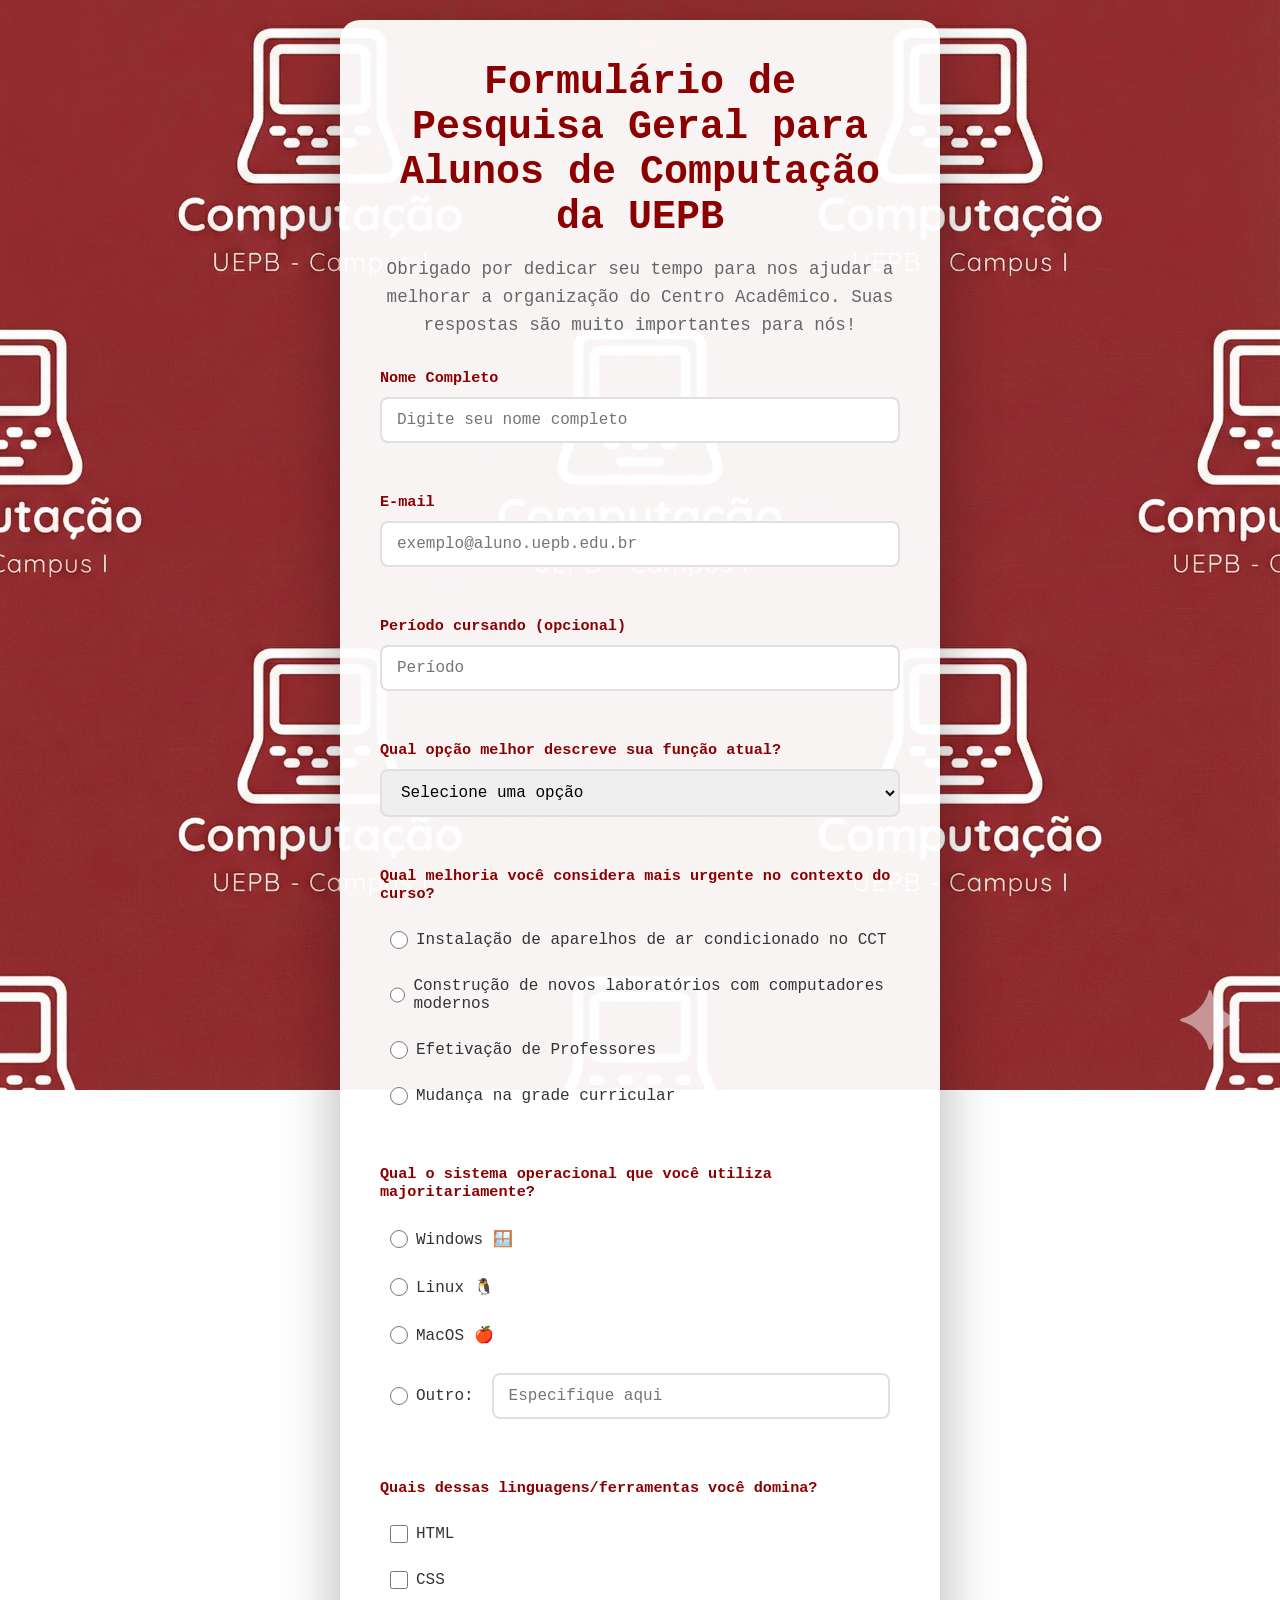
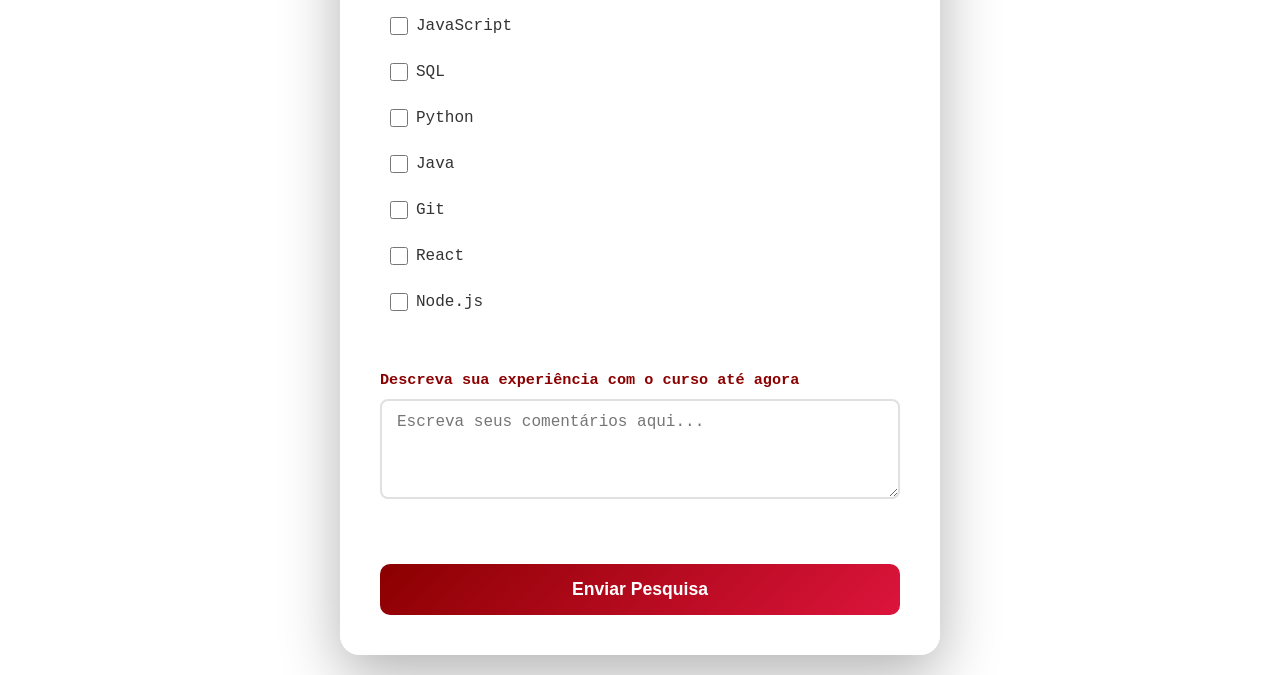
<file: formulario-de-pesquisa/index.html>
<!DOCTYPE html>
<html lang="pt-BR">
<head>
    <meta charset="UTF-8">
    <meta name="viewport" content="width=device-width, initial-scale=1.0">
    <title>Formulário de Pesquisa para alunos de Computação da UEPB</title>
    <link rel="stylesheet" href="styles.css">
</head>
<body>
    <div class="container">
        <h1 id="title">Formulário de Pesquisa Geral para Alunos de Computação da UEPB</h1>
        <p id="description">Obrigado por dedicar seu tempo para nos ajudar a melhorar a organização do Centro Acadêmico. Suas respostas são muito importantes para nós!</p>
        
        <form id="survey-form">
            <div class="form-group">
                <label id="name-label" for="name">Nome Completo</label>
                <input 
                    type="text" 
                    id="name" 
                    name="name" 
                    placeholder="Digite seu nome completo"
                    required
                >
            </div>

            <div class="form-group">
                <label id="email-label" for="email">E-mail</label>
                <input 
                    type="email" 
                    id="email" 
                    name="email" 
                    placeholder="exemplo@aluno.uepb.edu.br"
                    required
                >
            </div>

            <div class="form-group">
                <label id="number-label" for="number">Período cursando (opcional)</label>
                <input 
                    type="number" 
                    id="number" 
                    name="periodo" 
                    min="1" 
                    max="8" 
                    placeholder="Período"
                >
            </div>

            <div class="form-group">
                <label for="dropdown">Qual opção melhor descreve sua função atual?</label>
                <select id="dropdown" name="role" required>
                    <option value="" disabled selected>Selecione uma opção</option>
                    <option value="student">Apenas Estudo</option>
                    <option value="working">Estou Trabalhando</option>
                    <option value="freelancer">Freelancer</option>
                    <option value="project">Estou envolvido em algum estágio e/ou projeto de extensão</option>
                    <option value="prefer-not-say">Prefiro não dizer</option>
                </select>
            </div>

            <div class="form-group">
                <label>Qual melhoria você considera mais urgente no contexto do curso?</label>
                <div class="radio-group">
                    <div class="radio-option">
                        <input 
                            type="radio" 
                            id="air-conditioner" 
                            name="improvement" 
                            value="air-conditioner"
                        >
                        <label for="air-conditioner">Instalação de aparelhos de ar condicionado no CCT</label>
                    </div>
                    <div class="radio-option">
                        <input 
                            type="radio" 
                            id="lab" 
                            name="improvement" 
                            value="lab"
                        >
                        <label for="lab">Construção de novos laboratórios com computadores modernos</label>
                    </div>
                    <div class="radio-option">
                        <input 
                            type="radio" 
                            id="concurso" 
                            name="improvement" 
                            value="concurso"
                        >
                        <label for="concurso">Efetivação de Professores</label>
                    </div>
                    <div class="radio-option">
                        <input 
                            type="radio" 
                            id="schedule" 
                            name="improvement" 
                            value="schedule"
                        >
                        <label for="schedule">Mudança na grade curricular</label>
                    </div>
                </div>
            </div>

            <div class="form-group">
                <label>Qual o sistema operacional que você utiliza majoritariamente?</label>
                <div class="radio-group">
                    <div class="radio-option">
                        <input 
                            type="radio" 
                            id="windows" 
                            name="os" 
                            value="windows"
                        >
                        <label for="windows">Windows 🪟</label>
                    </div>
                    <div class="radio-option">
                        <input 
                            type="radio" 
                            id="linux" 
                            name="os" 
                            value="linux"
                        >
                        <label for="linux">Linux 🐧</label>
                    </div>
                    <div class="radio-option">
                        <input 
                            type="radio" 
                            id="macOS" 
                            name="os" 
                            value="macOS"
                        >
                        <label for="macOS">MacOS 🍎</label>
                    </div>
                    <div class="radio-option">
                        <input 
                            type="radio" 
                            id="other" 
                            name="os" 
                            value="other"
                        >
                        <label for="other">Outro:</label>
                        <input 
                            type="text" 
                            id="other-text"
                            name="other-specify"
                            placeholder="Especifique aqui"
                            style="margin-left: 10px; flex: 1;"
                        >
                    </div>
                </div>
            </div>

            <div class="form-group">
                <label>Quais dessas linguagens/ferramentas você domina?</label>
                <div class="checkbox-group">
                    <div class="checkbox-option">
                        <input 
                            type="checkbox" 
                            id="html" 
                            name="languages" 
                            value="html"
                        >
                        <label for="html">HTML</label>
                    </div>
                    <div class="checkbox-option">
                        <input 
                            type="checkbox" 
                            id="css" 
                            name="languages" 
                            value="css"
                        >
                        <label for="css">CSS</label>
                    </div>
                    <div class="checkbox-option">
                        <input 
                            type="checkbox" 
                            id="javascript" 
                            name="languages" 
                            value="javascript"
                        >
                        <label for="javascript">JavaScript</label>
                    </div>
                    <div class="checkbox-option">
                        <input 
                            type="checkbox" 
                            id="sql" 
                            name="languages" 
                            value="sql"
                        >
                        <label for="sql">SQL</label>
                    </div>
                    <div class="checkbox-option">
                        <input 
                            type="checkbox" 
                            id="python" 
                            name="languages" 
                            value="python"
                        >
                        <label for="python">Python</label>
                    </div>
                    <div class="checkbox-option">
                        <input 
                            type="checkbox" 
                            id="java" 
                            name="languages" 
                            value="java"
                        >
                        <label for="java">Java</label>
                    </div>
                    <div class="checkbox-option">
                        <input 
                            type="checkbox" 
                            id="git" 
                            name="languages" 
                            value="git"
                        >
                        <label for="git">Git</label>
                    </div>
                    <div class="checkbox-option">
                        <input 
                            type="checkbox" 
                            id="react" 
                            name="languages" 
                            value="react"
                        >
                        <label for="react">React</label>
                    </div>
                    <div class="checkbox-option">
                        <input 
                            type="checkbox" 
                            id="nodejs" 
                            name="languages" 
                            value="nodejs"
                        >
                        <label for="nodejs">Node.js</label>
                    </div>
                </div>
            </div>

            <div class="form-group">
                <label for="comments">Descreva sua experiência com o curso até agora</label>
                <textarea 
                    id="comments" 
                    name="comments" 
                    placeholder="Escreva seus comentários aqui..."
                ></textarea>
            </div>

            <button type="submit" id="submit">Enviar Pesquisa</button>
        </form>
    </div>
</body>
</html>
</file>
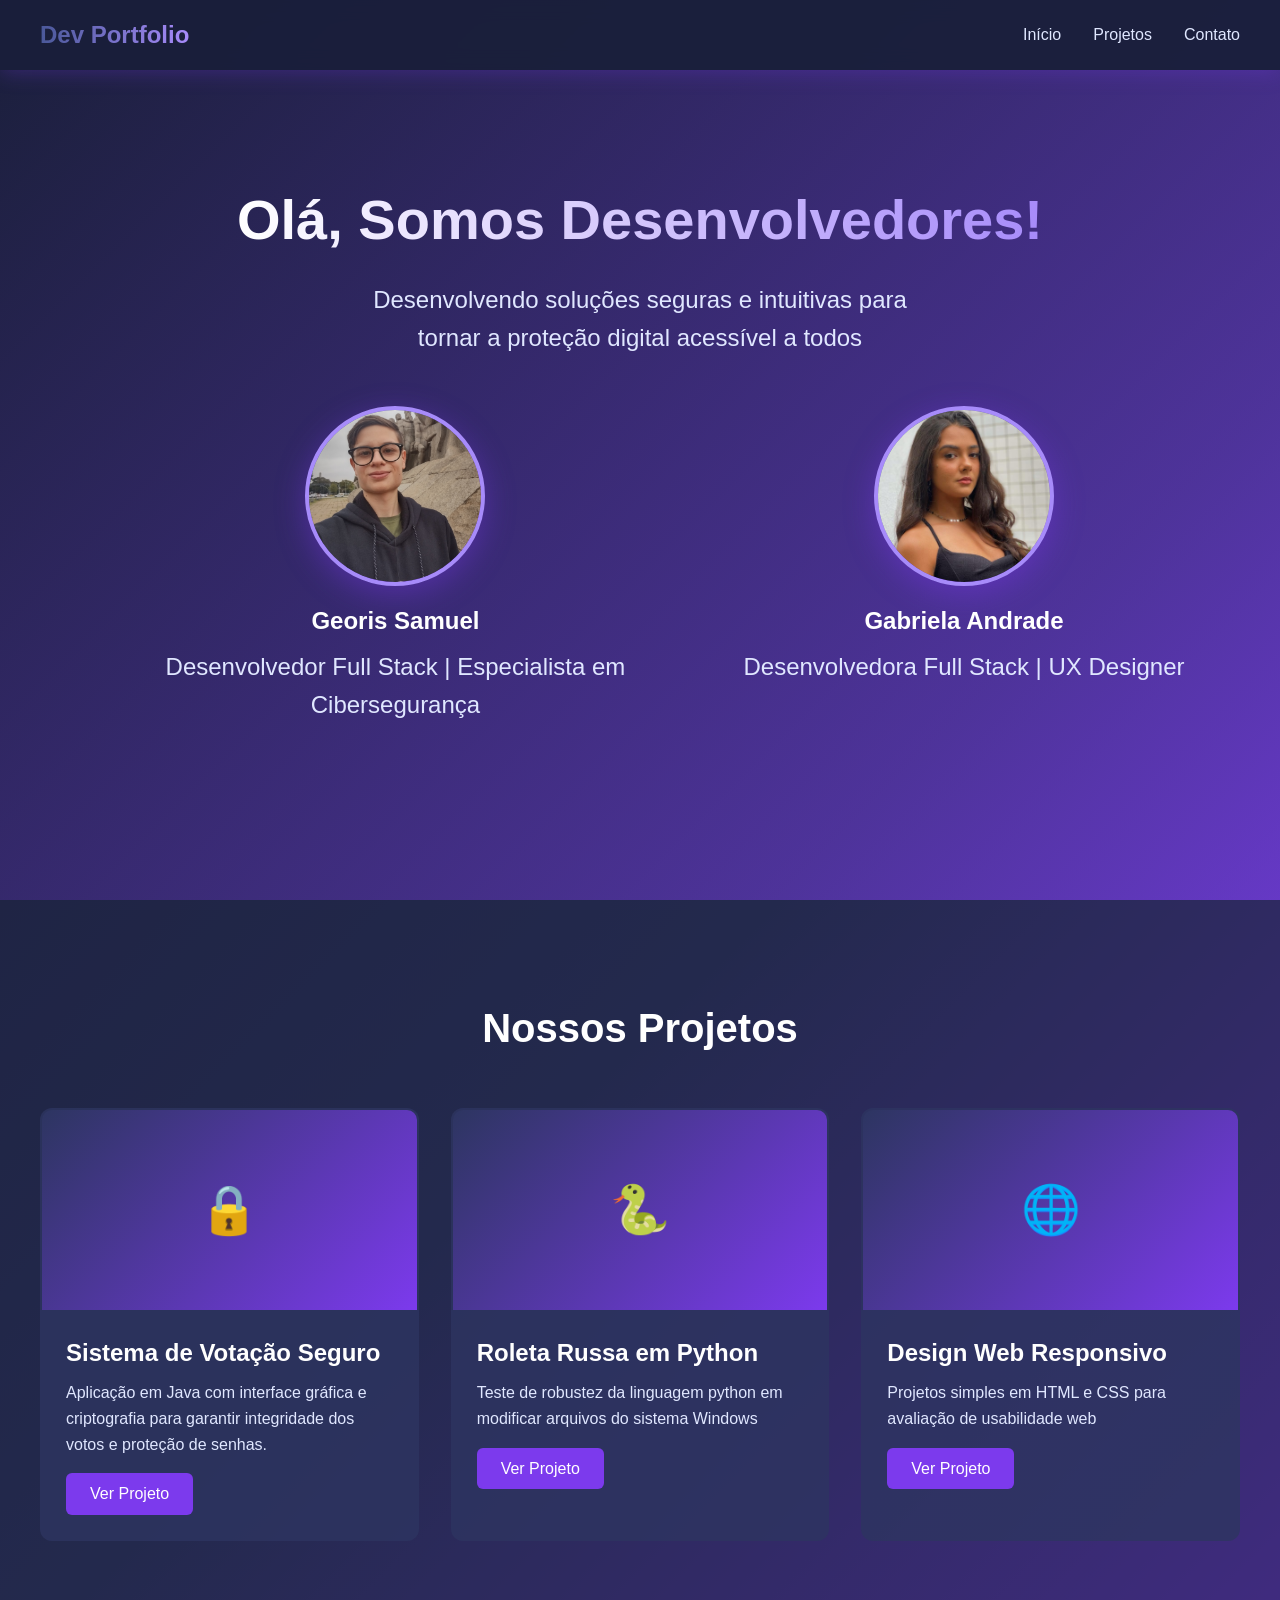
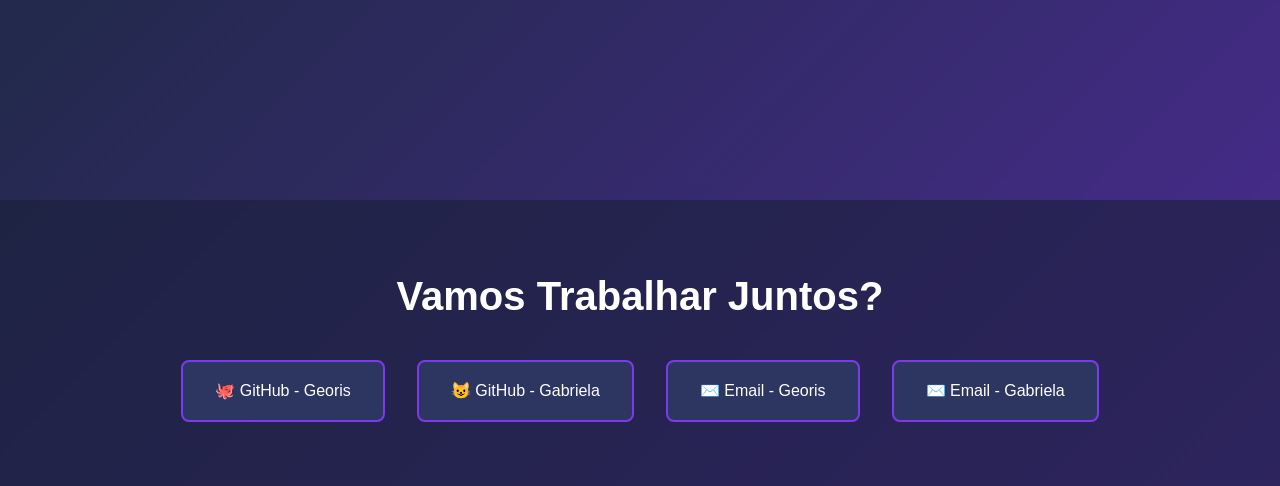
<file: pagina-de-portfolio-pessoal/index.html>
<!DOCTYPE html>
<html lang="pt-BR">
<head>
    <meta charset="UTF-8">
    <meta name="viewport" content="width=device-width, initial-scale=1.0">
    <title>Portfólio - Desenvolvedores</title>
    <link rel="stylesheet" href="styles.css">
</head>
<body>
    <!-- Navbar -->
    <header id="navbar">
        <nav>
            <div class="logo">Dev Portfolio</div>
            <ul>
                <li><a href="#welcome-section">Início</a></li>
                <li><a href="#projects">Projetos</a></li>
                <li><a href="#contact">Contato</a></li>
            </ul>
        </nav>
    </header>

    <!-- Seção inicial -->
    <section id="welcome-section">
        <h1>Olá, Somos Desenvolvedores!</h1>
        <p>Desenvolvendo soluções seguras e intuitivas para tornar a proteção digital acessível a todos</p>
        
        <div class="team-container">
            <div class="team-member">
                <div class="photo-placeholder">
                    <img src="img/georis.jpg" alt="Georis">
                </div>
                <h3>Georis Samuel</h3>
                <p>Desenvolvedor Full Stack | Especialista em Cibersegurança</p>
            </div>

            <div class="team-member">
                <div class="photo-placeholder">
                    <img src="img/gabriela.jpeg" alt="Gabriela">
                </div>
                <h3>Gabriela Andrade</h3>
                <p>Desenvolvedora Full Stack | UX Designer</p>
            </div>
        </div>
    </section>

    <!-- Projetos -->
    <section id="projects">
        <h2>Nossos Projetos</h2>
        <div class="projects-grid">
            <div class="project-tile">
                <div class="project-image">🔒️</div>
                <div class="project-content">
                    <h3>Sistema de Votação Seguro</h3>
                    <p>Aplicação em Java com interface gráfica e criptografia para garantir integridade dos votos e proteção de senhas.</p>
                    <a href="https://github.com/georiSamuel/secure-voting-system" target="_blank">Ver Projeto</a>
                </div>
            </div>

            <div class="project-tile">
                <div class="project-image">🐍</div>
                <div class="project-content">
                    <h3>Roleta Russa em Python</h3>
                    <p>Teste de robustez da linguagem python em modificar arquivos do sistema Windows</p>
                    <a href="https://github.com/georiSamuel/RoletaRussa_Python" target="_blank">Ver Projeto</a>
                </div>
            </div>

            <div class="project-tile">
                <div class="project-image">🌐</div>
                <div class="project-content">
                    <h3>Design Web Responsivo</h3>
                    <p>Projetos simples em HTML e CSS para avaliação de usabilidade web</p>
                    <a href="https://github.com/gabiandradeal/Responsive-Web-Design" target="_blank">Ver Projeto</a>
                </div>
            </div>
        </div>
    </section>

    <!-- Entre em contato -->
    <section id="contact">
        <h2>Vamos Trabalhar Juntos?</h2>
        <div class="contact-links">
            <a id="profile-link" href="https://github.com/georiSamuel" target="_blank">
                🐙 GitHub - Georis
            </a>
            <a href="https://github.com/gabiandradeal" target="_blank">
                😺️ GitHub - Gabriela
            </a>
            <a href="mailto:georis.samuel@aluno.uepb.edu.br">
                ✉️ Email - Georis
            </a>
            <a href="mailto:gabriela.almeida@aluno.uepb.edu.br">
                ✉️ Email - Gabriela
            </a>
        </div>
    </section>
</body>
</html>
</file>
<file: formulario-de-pesquisa/styles.css>
* {
    margin: 0;
    padding: 0;
    box-sizing: border-box;
}

body {
    font-family: 'Courier New', monospace;
    background-image: url('img/background_uepb.png');
    background-size: cover;
    background-position: center;
    background-repeat: no-repeat;
    background-attachment: fixed;
    min-height: 100vh;
    display: flex;
    justify-content: center;
    align-items: center;
    padding: 20px;
}

.container {
    background: rgba(255, 255, 255, 0.95);
    border-radius: 20px;
    box-shadow: 0 20px 60px rgba(0, 0, 0, 0.3);
    padding: 40px;
    max-width: 600px;
    width: 100%;
}

#title {
    color: #8B0000;
    font-size: 2.5rem;
    text-align: center;
    margin-bottom: 15px;
    font-weight: 700;
}

#description {
    color: #666;
    text-align: center;
    margin-bottom: 30px;
    font-size: 1.1rem;
    line-height: 1.6;
}

#survey-form {
    display: flex;
    flex-direction: column;
    gap: 50px;
}

.form-group {
    display: flex;
    flex-direction: column;
    gap: 10px;
}

.form-group > label {
    color: #8B0000;
    font-weight: 600;
    font-size: 0.95rem;
}

.radio-option label,
.checkbox-option label {
    color: #333;
    font-weight: 500;
}

input[type="text"],
input[type="email"],
input[type="number"],
select,
textarea {
    padding: 12px 15px;
    border: 2px solid #e0e0e0;
    border-radius: 8px;
    font-size: 1rem;
    transition: all 0.3s ease;
    font-family: inherit;
}

input[type="text"]:focus,
input[type="email"]:focus,
input[type="number"]:focus,
select:focus,
textarea:focus {
    outline: none;
    border-color: #8B0000;
    box-shadow: 0 0 0 3px rgba(139, 0, 0, 0.1);
}

.radio-group,
.checkbox-group {
    display: flex;
    flex-direction: column;
    gap: 8px;
    margin-top: 8px;
}

.radio-option,
.checkbox-option {
    display: flex;
    align-items: center;
    gap: 8px;
    padding: 10px;
    border-radius: 8px;
    transition: background-color 0.2s ease;
}

.radio-option:hover,
.checkbox-option:hover {
    background-color: #f5f5f5;
}

input[type="radio"],
input[type="checkbox"] {
    width: 18px;
    height: 18px;
    cursor: pointer;
}

textarea {
    resize: vertical;
    min-height: 100px;
}

#submit {
    background: linear-gradient(135deg, #8B0000 0%, #DC143C 100%);
    color: white;
    border: none;
    padding: 15px 30px;
    font-size: 1.1rem;
    font-weight: 600;
    border-radius: 10px;
    cursor: pointer;
    transition: transform 0.2s ease, box-shadow 0.2s ease;
    margin-top: 15px;
}

#submit:hover {
    transform: translateY(-2px);
    box-shadow: 0 10px 25px rgba(139, 0, 0, 0.4);
}

#submit:active {
    transform: translateY(0);
}

@media (max-width: 600px) {
    .container {
        padding: 30px 20px;
    }
    
    #title {
        font-size: 2rem;
    }
    
    #description {
        font-size: 1rem;
    }
    
    #survey-form {
        gap: 30px;
    }
}
</file>
<file: pagina-de-portfolio-pessoal/styles.css>
* {
    margin: 0;
    padding: 0;
    box-sizing: border-box;
}

:root {
    --azul-escuro: #1a1f3a;
    --azul-medio: #2d3561;
    --azul-claro: #4a5899;
    --roxo: #7c3aed;
    --roxo-claro: #a78bfa;
    --texto-claro: #e0e7ff;
    --branco: #ffffff;
}

body {
    font-family: 'Segoe UI', Tahoma, Geneva, Verdana, sans-serif;
    color: var(--texto-claro);
    background: linear-gradient(135deg, var(--azul-escuro) 0%, var(--azul-medio) 50%, var(--roxo) 100%);
    line-height: 1.6;
}

/* Navbar */
#navbar {
    position: fixed;
    top: 0;
    width: 100%;
    background: rgba(26, 31, 58, 0.95);
    backdrop-filter: blur(10px);
    padding: 1rem 2rem;
    z-index: 1000;
    box-shadow: 0 2px 20px rgba(124, 58, 237, 0.3);
}

#navbar nav {
    max-width: 1200px;
    margin: 0 auto;
    display: flex;
    justify-content: space-between;
    align-items: center;
}

#navbar .logo {
    font-size: 1.5rem;
    font-weight: bold;
    background: linear-gradient(90deg, var(--azul-claro), var(--roxo-claro));
    -webkit-background-clip: text;
    -webkit-text-fill-color: transparent;
    background-clip: text;
}

#navbar ul {
    display: flex;
    list-style: none;
    gap: 2rem;
}

#navbar a {
    color: var(--texto-claro);
    text-decoration: none;
    transition: color 0.3s;
    font-weight: 500;
}

#navbar a:hover {
    color: var(--roxo-claro);
}

/* Seção inicial */
#welcome-section {
    height: 100vh;
    display: flex;
    flex-direction: column;
    justify-content: center;
    align-items: center;
    text-align: center;
    padding: 2rem;
    background: linear-gradient(135deg, rgba(26, 31, 58, 0.8) 0%, rgba(124, 58, 237, 0.6) 100%);
}

#welcome-section h1 {
    font-size: 3.5rem;
    margin-bottom: 1rem;
    background: linear-gradient(90deg, var(--branco), var(--roxo-claro));
    -webkit-background-clip: text;
    -webkit-text-fill-color: transparent;
    background-clip: text;
    animation: fadeInUp 1s ease;
}

#welcome-section p {
    font-size: 1.5rem;
    color: var(--texto-claro);
    max-width: 600px;
    animation: fadeInUp 1.2s ease;
}

.team-container {
    display: flex;
    gap: 3rem;
    margin-top: 3rem;
    flex-wrap: wrap;
    justify-content: center;
}

.team-member {
    text-align: center;
    animation: fadeInUp 1.4s ease;
}

.photo-placeholder {
    width: 180px;
    height: 180px;
    border-radius: 50%;
    background: linear-gradient(135deg, var(--azul-claro), var(--roxo));
    display: flex;
    align-items: center;
    justify-content: center;
    margin: 0 auto 1rem;
    border: 4px solid var(--roxo-claro);
    box-shadow: 0 8px 30px rgba(124, 58, 237, 0.4);
    overflow: hidden;
}

.photo-placeholder img {
    width: 100%;
    height: 100%;
    object-fit: cover;
}

.photo-placeholder span {
    font-size: 4rem;
    color: var(--branco);
}

.team-member h3 {
    font-size: 1.5rem;
    margin-bottom: 0.5rem;
    color: var(--branco);
}

.team-member p {
    font-size: 1rem;
    color: var(--roxo-claro);
}

/* Projetos */
#projects {
    min-height: 100vh;
    padding: 6rem 2rem 4rem;
    background: rgba(26, 31, 58, 0.5);
}

#projects h2 {
    text-align: center;
    font-size: 2.5rem;
    margin-bottom: 3rem;
    color: var(--branco);
}

.projects-grid {
    max-width: 1200px;
    margin: 0 auto;
    display: grid;
    grid-template-columns: repeat(auto-fit, minmax(300px, 1fr));
    gap: 2rem;
}

.project-tile {
    background: rgba(45, 53, 97, 0.8);
    border-radius: 12px;
    overflow: hidden;
    transition: transform 0.3s, box-shadow 0.3s;
    border: 2px solid transparent;
}

.project-tile:hover {
    transform: translateY(-10px);
    box-shadow: 0 10px 40px rgba(124, 58, 237, 0.5);
    border-color: var(--roxo-claro);
}

.project-image {
    width: 100%;
    height: 200px;
    background: linear-gradient(135deg, var(--azul-medio), var(--roxo));
    display: flex;
    align-items: center;
    justify-content: center;
    font-size: 3rem;
    color: var(--branco);
}

.project-content {
    padding: 1.5rem;
}

.project-content h3 {
    font-size: 1.5rem;
    margin-bottom: 0.5rem;
    color: var(--branco);
}

.project-content p {
    color: var(--texto-claro);
    margin-bottom: 1rem;
}

.project-content a {
    display: inline-block;
    padding: 0.5rem 1.5rem;
    background: var(--roxo);
    color: var(--branco);
    text-decoration: none;
    border-radius: 6px;
    transition: background 0.3s;
}

.project-content a:hover {
    background: var(--roxo-claro);
}

/* Entre em contato */
#contact {
    padding: 4rem 2rem;
    text-align: center;
    background: rgba(26, 31, 58, 0.8);
}

#contact h2 {
    font-size: 2.5rem;
    margin-bottom: 2rem;
    color: var(--branco);
}

.contact-links {
    display: flex;
    justify-content: center;
    gap: 2rem;
    flex-wrap: wrap;
}

.contact-links a {
    display: inline-flex;
    align-items: center;
    gap: 0.5rem;
    padding: 1rem 2rem;
    background: var(--azul-medio);
    color: var(--branco);
    text-decoration: none;
    border-radius: 8px;
    transition: all 0.3s;
    border: 2px solid var(--roxo);
}

.contact-links a:hover {
    background: var(--roxo);
    transform: scale(1.05);
}

@keyframes fadeInUp {
    from {
        opacity: 0;
        transform: translateY(30px);
    }
    to {
        opacity: 1;
        transform: translateY(0);
    }
}

/* Consulta de Mídia*/
@media (max-width: 768px) {
    #navbar ul {
        gap: 1rem;
        font-size: 0.9rem;
    }

    #welcome-section h1 {
        font-size: 2rem;
    }

    #welcome-section p {
        font-size: 1.2rem;
    }

    .team-container {
        gap: 2rem;
    }

    .photo-placeholder {
        width: 150px;
        height: 150px;
    }

    #projects h2, #contact h2 {
        font-size: 2rem;
    }

    .projects-grid {
        grid-template-columns: 1fr;
    }
}
</file>
